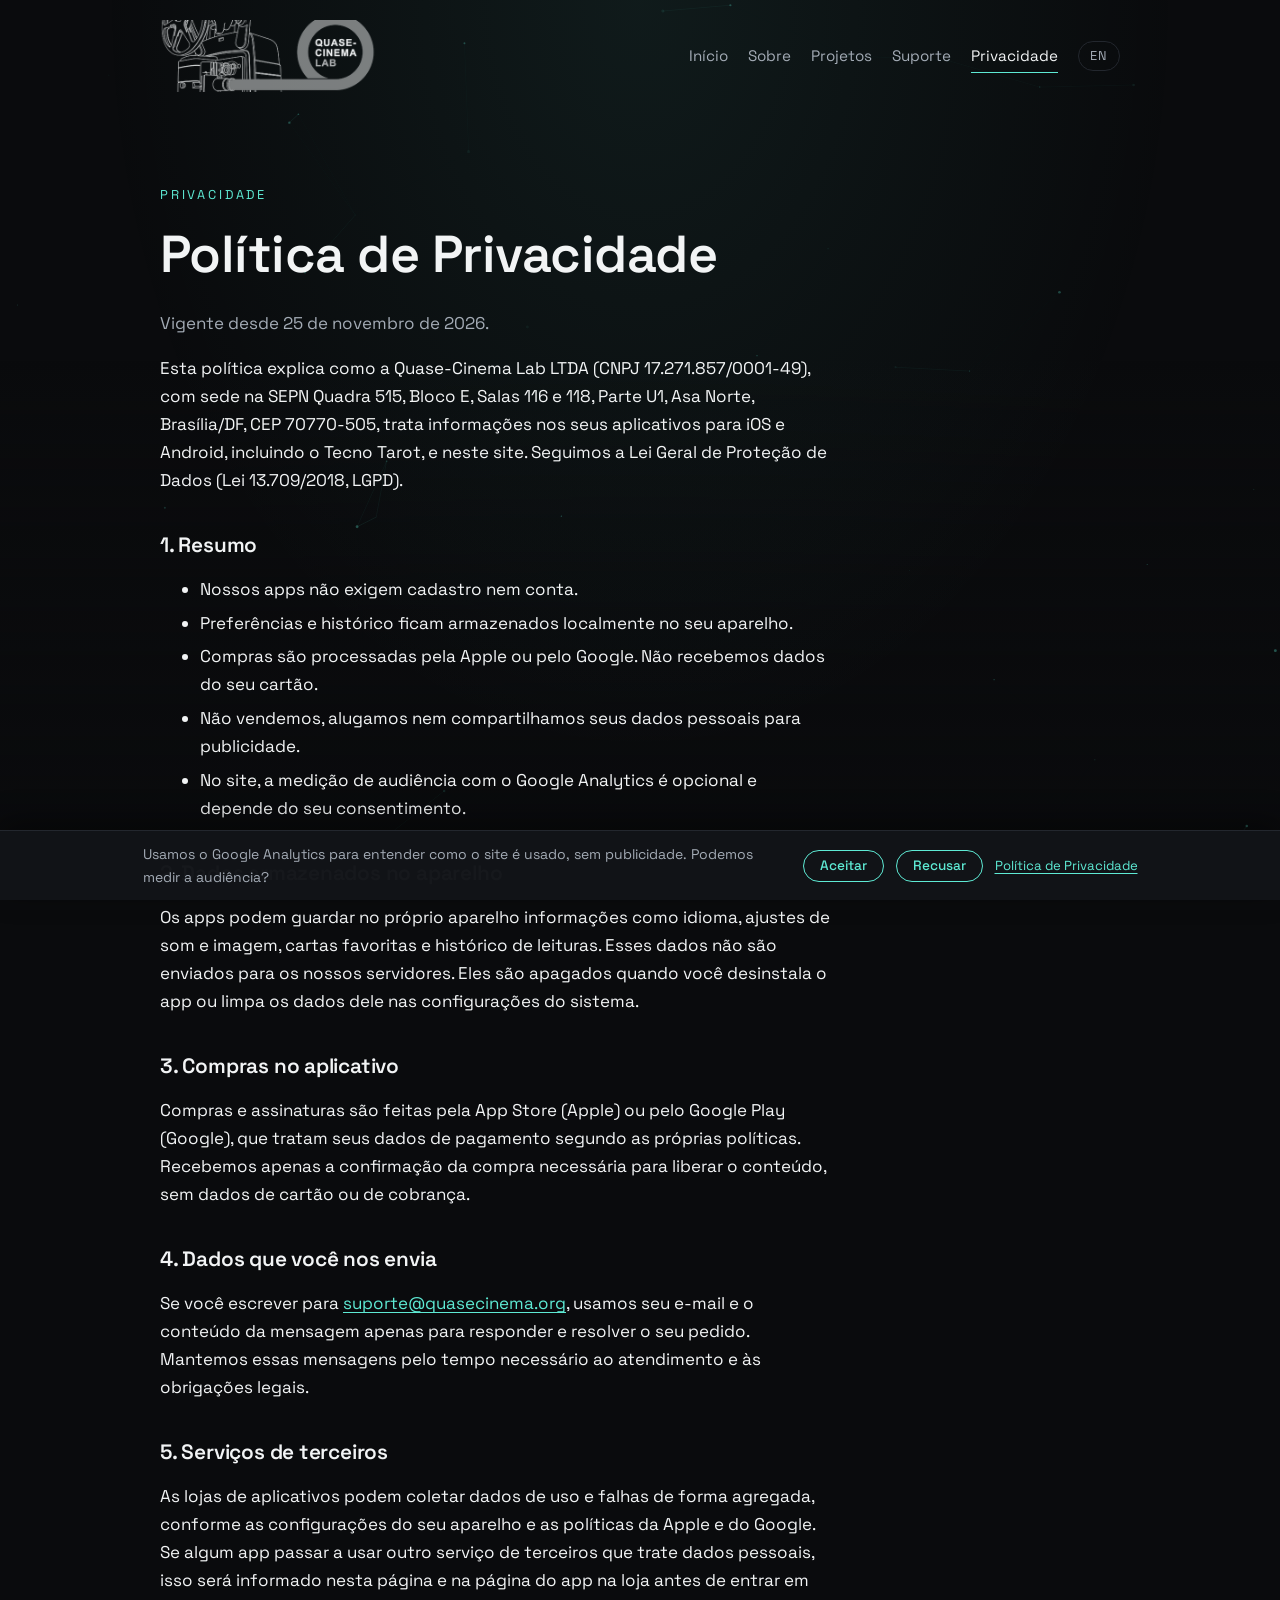
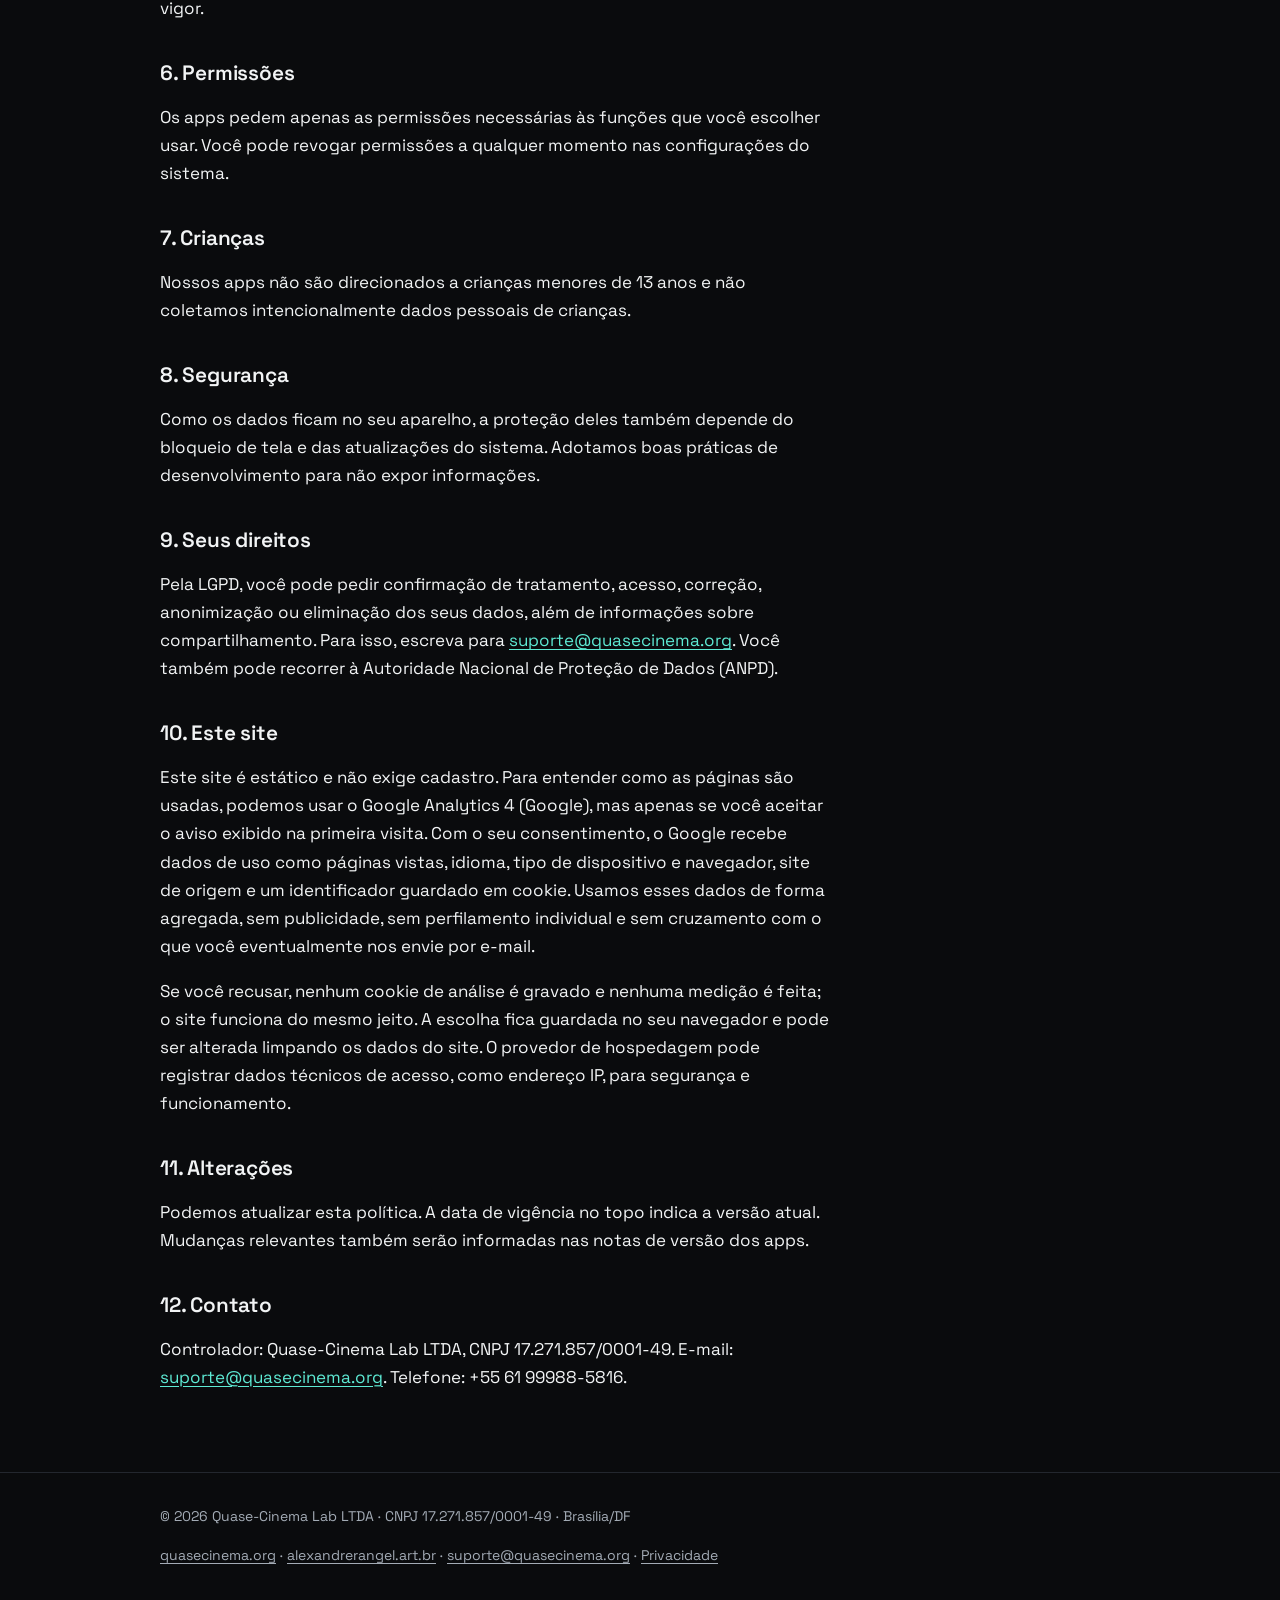
<file: privacidade.html>
<!doctype html>
<html lang="pt-BR" data-title-pt="Política de Privacidade | Quase-Cinema Lab" data-title-en="Privacy Policy | Quase-Cinema Lab" data-desc-pt="Política de Privacidade dos apps da Quase-Cinema Lab para iOS e Android: dados locais, compras pelas lojas, sem venda de dados." data-desc-en="Privacy Policy for Quase-Cinema Lab iOS and Android apps: local data, store purchases, no selling of data.">
<head>
  <meta charset="utf-8">
  <meta name="viewport" content="width=device-width, initial-scale=1">
  <title>Política de Privacidade | Quase-Cinema Lab</title>
  <meta name="description" content="Política de Privacidade dos apps da Quase-Cinema Lab para iOS e Android: dados locais, compras pelas lojas, sem venda de dados.">
  <meta name="theme-color" content="#0a0b0d">
  <meta property="og:title" content="Política de Privacidade | Quase-Cinema Lab">
  <meta property="og:description" content="Política de Privacidade dos apps da Quase-Cinema Lab para iOS e Android: dados locais, compras pelas lojas, sem venda de dados.">
  <link rel="canonical" href="https://quasecinema.org/privacidade.html">
  <meta property="og:url" content="https://quasecinema.org/privacidade.html">
  <meta property="og:type" content="website">
  <link rel="icon" href="assets/favicon.png" type="image/png">
  <link rel="apple-touch-icon" href="assets/apple-touch-icon.png">
  <link rel="stylesheet" href="css/site.css">
  <script>if(/[?&]lang=en(&|$)/.test(location.search)){document.documentElement.classList.add('en');document.documentElement.lang='en';}</script>
  <script src="js/site.js" defer></script>
  <script src="js/analytics.js" defer></script>
  <meta property="og:site_name" content="Quase-Cinema Lab">
  <meta property="og:locale" content="pt_BR">
  <meta property="og:locale:alternate" content="en_US">
  <meta property="og:image" content="https://quasecinema.org/assets/og-image.png">
  <meta property="og:image:width" content="1200">
  <meta property="og:image:height" content="630">
  <meta property="og:image:alt" content="Quase-Cinema Lab — Arte e Tecnologia, desde 2007">
  <meta name="twitter:card" content="summary_large_image">
  <meta name="twitter:title" content="Política de Privacidade | Quase-Cinema Lab">
  <meta name="twitter:description" content="Política de Privacidade dos apps da Quase-Cinema Lab para iOS e Android: dados locais, compras pelas lojas, sem venda de dados.">
  <meta name="twitter:image" content="https://quasecinema.org/assets/og-image.png">
  <link rel="alternate" hreflang="pt-BR" href="https://quasecinema.org/privacidade.html">
  <link rel="alternate" hreflang="en" href="https://quasecinema.org/privacidade.html?lang=en">
  <link rel="alternate" hreflang="x-default" href="https://quasecinema.org/privacidade.html">
  <script type="application/ld+json">
{
  "@context": "https://schema.org",
  "@graph": [
    {
      "@type": "Organization",
      "@id": "https://quasecinema.org/#org",
      "name": "Quase-Cinema Lab",
      "legalName": "QUASE CINEMA LAB LTDA",
      "url": "https://quasecinema.org/",
      "logo": {
        "@type": "ImageObject",
        "url": "https://quasecinema.org/assets/logo-header-dark.png",
        "width": 480,
        "height": 160
      },
      "image": "https://quasecinema.org/assets/og-image.png",
      "foundingDate": "2007",
      "email": "rangel@quasecinema.org",
      "address": {
        "@type": "PostalAddress",
        "streetAddress": "SEPN Quadra 515, Bloco E, Salas 116 e 118, Parte U1, Asa Norte",
        "addressLocality": "Brasília",
        "addressRegion": "DF",
        "postalCode": "70770-505",
        "addressCountry": "BR"
      },
      "areaServed": {
        "@type": "Country",
        "name": "Brasil"
      },
      "knowsAbout": [
        "desenvolvimento de software",
        "programação de software audiovisual",
        "video mapping",
        "instalações interativas",
        "live coding",
        "aplicativos iOS e Android",
        "pesquisa e desenvolvimento",
        "conteúdo multimídia"
      ],
      "founder": {
        "@id": "https://quasecinema.org/#alexandre"
      },
      "sameAs": [
        "https://alexandrerangel.art.br/"
      ]
    },
    {
      "@type": "Person",
      "@id": "https://quasecinema.org/#alexandre",
      "name": "Alexandre Rangel",
      "jobTitle": "Artista multimídia e desenvolvedor de software",
      "url": "https://alexandrerangel.art.br/",
      "sameAs": [
        "https://alexandrerangel.art.br/bio.html"
      ]
    },
    {
      "@type": "WebSite",
      "@id": "https://quasecinema.org/#site",
      "url": "https://quasecinema.org/",
      "name": "Quase-Cinema Lab",
      "publisher": {
        "@id": "https://quasecinema.org/#org"
      },
      "inLanguage": [
        "pt-BR",
        "en"
      ]
    },
    {
      "@type": "WebPage",
      "@id": "https://quasecinema.org/privacidade.html",
      "url": "https://quasecinema.org/privacidade.html",
      "name": "Política de Privacidade | Quase-Cinema Lab",
      "inLanguage": "pt-BR",
      "isPartOf": {
        "@id": "https://quasecinema.org/#site"
      },
      "about": {
        "@id": "https://quasecinema.org/#org"
      }
    }
  ]
}
  </script>
</head>
<body>
  <a class="skip" href="#main"><span data-l="pt">Pular para o conteúdo</span><span data-l="en">Skip to content</span></a>
  <canvas id="bg" aria-hidden="true"></canvas>
  <header class="site-header">
    <div class="wrap">
      <a class="brand" href="index.html"><img src="assets/logo-header-dark.png" alt="Quase-Cinema Lab" width="480" height="160"></a>
      <nav class="nav" aria-label="Principal / Main">
        <a href="index.html"><span data-l="pt">Início</span><span data-l="en">Home</span></a>
        <a href="sobre.html"><span data-l="pt">Sobre</span><span data-l="en">About</span></a>
        <a href="trabalhos.html"><span data-l="pt">Projetos</span><span data-l="en">Projects</span></a>
        <a href="suporte.html"><span data-l="pt">Suporte</span><span data-l="en">Support</span></a>
        <a href="privacidade.html" aria-current="page"><span data-l="pt">Privacidade</span><span data-l="en">Privacy</span></a>
        <a class="lang" href="?lang=en" data-lang-switch><span data-l="pt" aria-label="Switch to English">EN</span><span data-l="en" aria-label="Mudar para português">PT</span></a>
      </nav>
    </div>
  </header>
  <main id="main" class="page">
    <div class="wrap">
      <p class="eyebrow reveal"><span data-l="pt">Privacidade</span><span data-l="en">Privacy</span></p>
      <h1 class="reveal d1"><span data-l="pt">Política de Privacidade</span><span data-l="en">Privacy Policy</span></h1>
      <div data-l="pt" class="legal">
        <p class="muted">Vigente desde 25 de novembro de 2026.</p>
        <p>Esta política explica como a Quase-Cinema Lab LTDA (CNPJ 17.271.857/0001-49), com sede na SEPN Quadra 515, Bloco E, Salas 116 e 118, Parte U1, Asa Norte, Brasília/DF, CEP 70770-505, trata informações nos seus aplicativos para iOS e Android, incluindo o Tecno Tarot, e neste site. Seguimos a Lei Geral de Proteção de Dados (Lei 13.709/2018, LGPD).</p>

        <h2>1. Resumo</h2>
        <ul>
          <li>Nossos apps não exigem cadastro nem conta.</li>
          <li>Preferências e histórico ficam armazenados localmente no seu aparelho.</li>
          <li>Compras são processadas pela Apple ou pelo Google. Não recebemos dados do seu cartão.</li>
          <li>Não vendemos, alugamos nem compartilhamos seus dados pessoais para publicidade.</li>
          <li>No site, a medição de audiência com o Google Analytics é opcional e depende do seu consentimento.</li>
        </ul>

        <h2>2. Dados armazenados no aparelho</h2>
        <p>Os apps podem guardar no próprio aparelho informações como idioma, ajustes de som e imagem, cartas favoritas e histórico de leituras. Esses dados não são enviados para os nossos servidores. Eles são apagados quando você desinstala o app ou limpa os dados dele nas configurações do sistema.</p>

        <h2>3. Compras no aplicativo</h2>
        <p>Compras e assinaturas são feitas pela App Store (Apple) ou pelo Google Play (Google), que tratam seus dados de pagamento segundo as próprias políticas. Recebemos apenas a confirmação da compra necessária para liberar o conteúdo, sem dados de cartão ou de cobrança.</p>

        <h2>4. Dados que você nos envia</h2>
        <p>Se você escrever para <a href="mailto:suporte@quasecinema.org">suporte@quasecinema.org</a>, usamos seu e-mail e o conteúdo da mensagem apenas para responder e resolver o seu pedido. Mantemos essas mensagens pelo tempo necessário ao atendimento e às obrigações legais.</p>

        <h2>5. Serviços de terceiros</h2>
        <p>As lojas de aplicativos podem coletar dados de uso e falhas de forma agregada, conforme as configurações do seu aparelho e as políticas da Apple e do Google. Se algum app passar a usar outro serviço de terceiros que trate dados pessoais, isso será informado nesta página e na página do app na loja antes de entrar em vigor.</p>

        <h2>6. Permissões</h2>
        <p>Os apps pedem apenas as permissões necessárias às funções que você escolher usar. Você pode revogar permissões a qualquer momento nas configurações do sistema.</p>

        <h2>7. Crianças</h2>
        <p>Nossos apps não são direcionados a crianças menores de 13 anos e não coletamos intencionalmente dados pessoais de crianças.</p>

        <h2>8. Segurança</h2>
        <p>Como os dados ficam no seu aparelho, a proteção deles também depende do bloqueio de tela e das atualizações do sistema. Adotamos boas práticas de desenvolvimento para não expor informações.</p>

        <h2>9. Seus direitos</h2>
        <p>Pela LGPD, você pode pedir confirmação de tratamento, acesso, correção, anonimização ou eliminação dos seus dados, além de informações sobre compartilhamento. Para isso, escreva para <a href="mailto:suporte@quasecinema.org">suporte@quasecinema.org</a>. Você também pode recorrer à Autoridade Nacional de Proteção de Dados (ANPD).</p>

        <h2>10. Este site</h2>
        <p>Este site é estático e não exige cadastro. Para entender como as páginas são usadas, podemos usar o Google Analytics 4 (Google), mas apenas se você aceitar o aviso exibido na primeira visita. Com o seu consentimento, o Google recebe dados de uso como páginas vistas, idioma, tipo de dispositivo e navegador, site de origem e um identificador guardado em cookie. Usamos esses dados de forma agregada, sem publicidade, sem perfilamento individual e sem cruzamento com o que você eventualmente nos envie por e-mail.</p>
        <p>Se você recusar, nenhum cookie de análise é gravado e nenhuma medição é feita; o site funciona do mesmo jeito. A escolha fica guardada no seu navegador e pode ser alterada limpando os dados do site. O provedor de hospedagem pode registrar dados técnicos de acesso, como endereço IP, para segurança e funcionamento.</p>

        <h2>11. Alterações</h2>
        <p>Podemos atualizar esta política. A data de vigência no topo indica a versão atual. Mudanças relevantes também serão informadas nas notas de versão dos apps.</p>

        <h2>12. Contato</h2>
        <p>Controlador: Quase-Cinema Lab LTDA, CNPJ 17.271.857/0001-49. E-mail: <a href="mailto:suporte@quasecinema.org">suporte@quasecinema.org</a>. Telefone: +55 61 99988-5816.</p>
      </div>
      <div data-l="en" class="legal">
<p class="muted">Effective November 25, 2026.</p>
        <p>This policy explains how Quase-Cinema Lab LTDA (CNPJ 17.271.857/0001-49), located at SEPN Quadra 515, Bloco E, Salas 116 e 118, Parte U1, Asa Norte, Brasília/DF, CEP 70770-505, Brazil, handles information in its iOS and Android apps, including Tecno Tarot, and on this website. We follow the Brazilian General Data Protection Law (Law 13.709/2018, LGPD).</p>

        <h2>1. Summary</h2>
        <ul>
          <li>Our apps do not require sign up or an account.</li>
          <li>Preferences and history are stored locally on your device.</li>
          <li>Purchases are processed by Apple or Google. We never receive your card details.</li>
          <li>We do not sell, rent or share your personal data for advertising.</li>
          <li>On the website, audience measurement with Google Analytics is optional and depends on your consent.</li>
        </ul>

        <h2>2. Data stored on your device</h2>
        <p>The apps may store on your device information such as language, sound and display settings, favorite cards and reading history. This data is not sent to our servers. It is deleted when you uninstall the app or clear its data in your system settings.</p>

        <h2>3. In app purchases</h2>
        <p>Purchases and subscriptions are made through the App Store (Apple) or Google Play (Google), which handle your payment data under their own policies. We only receive the purchase confirmation needed to unlock content, with no card or billing details.</p>

        <h2>4. Data you send us</h2>
        <p>If you write to <a href="mailto:suporte@quasecinema.org">suporte@quasecinema.org</a>, we use your email address and message only to reply and resolve your request. We keep these messages for as long as needed to help you and to meet legal obligations.</p>

        <h2>5. Third party services</h2>
        <p>App stores may collect aggregated usage and crash data, according to your device settings and the Apple and Google policies. If an app starts using another third party service that processes personal data, we will disclose it on this page and on the app store listing before it takes effect.</p>

        <h2>6. Permissions</h2>
        <p>The apps only request permissions needed for features you choose to use. You can revoke permissions at any time in your system settings.</p>

        <h2>7. Children</h2>
        <p>Our apps are not directed to children under 13, and we do not knowingly collect personal data from children.</p>

        <h2>8. Security</h2>
        <p>Because data stays on your device, its protection also depends on your screen lock and system updates. We follow good development practices to avoid exposing information.</p>

        <h2>9. Your rights</h2>
        <p>Under the LGPD you may request confirmation of processing, access, correction, anonymization or deletion of your data, and information about sharing. To do so, write to <a href="mailto:suporte@quasecinema.org">suporte@quasecinema.org</a>. You may also contact the Brazilian Data Protection Authority (ANPD).</p>

        <h2>10. This website</h2>
        <p>This website is static and requires no sign up. To understand how pages are used, we may use Google Analytics 4 (Google), but only if you accept the notice shown on your first visit. With your consent, Google receives usage data such as pages viewed, language, device and browser type, referring site and an identifier stored in a cookie. We use it in aggregate, with no advertising, no individual profiling and no combination with anything you send us by email.</p>
        <p>If you decline, no analytics cookie is set and no measurement is taken; the site works exactly the same. Your choice is stored in your browser and can be changed by clearing the site data. The hosting provider may log technical access data, such as IP address, for security and operation.</p>

        <h2>11. Changes</h2>
        <p>We may update this policy. The effective date at the top shows the current version. Relevant changes will also be noted in the app release notes.</p>

        <h2>12. Contact</h2>
        <p>Controller: Quase-Cinema Lab LTDA, CNPJ 17.271.857/0001-49. Email: <a href="mailto:suporte@quasecinema.org">suporte@quasecinema.org</a>. Phone: +55 61 99988-5816.</p>
      </div>
    </div>
  </main>
  <footer class="site-footer">
    <div class="wrap">
      <p>&copy; <span data-year>2026</span> Quase-Cinema Lab LTDA &middot; CNPJ 17.271.857/0001-49 &middot; Brasília/DF</p>
      <p><a href="https://quasecinema.org">quasecinema.org</a> &middot; <a href="https://alexandrerangel.art.br" target="_blank" rel="noopener">alexandrerangel.art.br</a> &middot; <a href="mailto:suporte@quasecinema.org">suporte@quasecinema.org</a> &middot; <a href="privacidade.html"><span data-l="pt">Privacidade</span><span data-l="en">Privacy</span></a></p>
    </div>
  </footer>
</body>
</html>
</file>
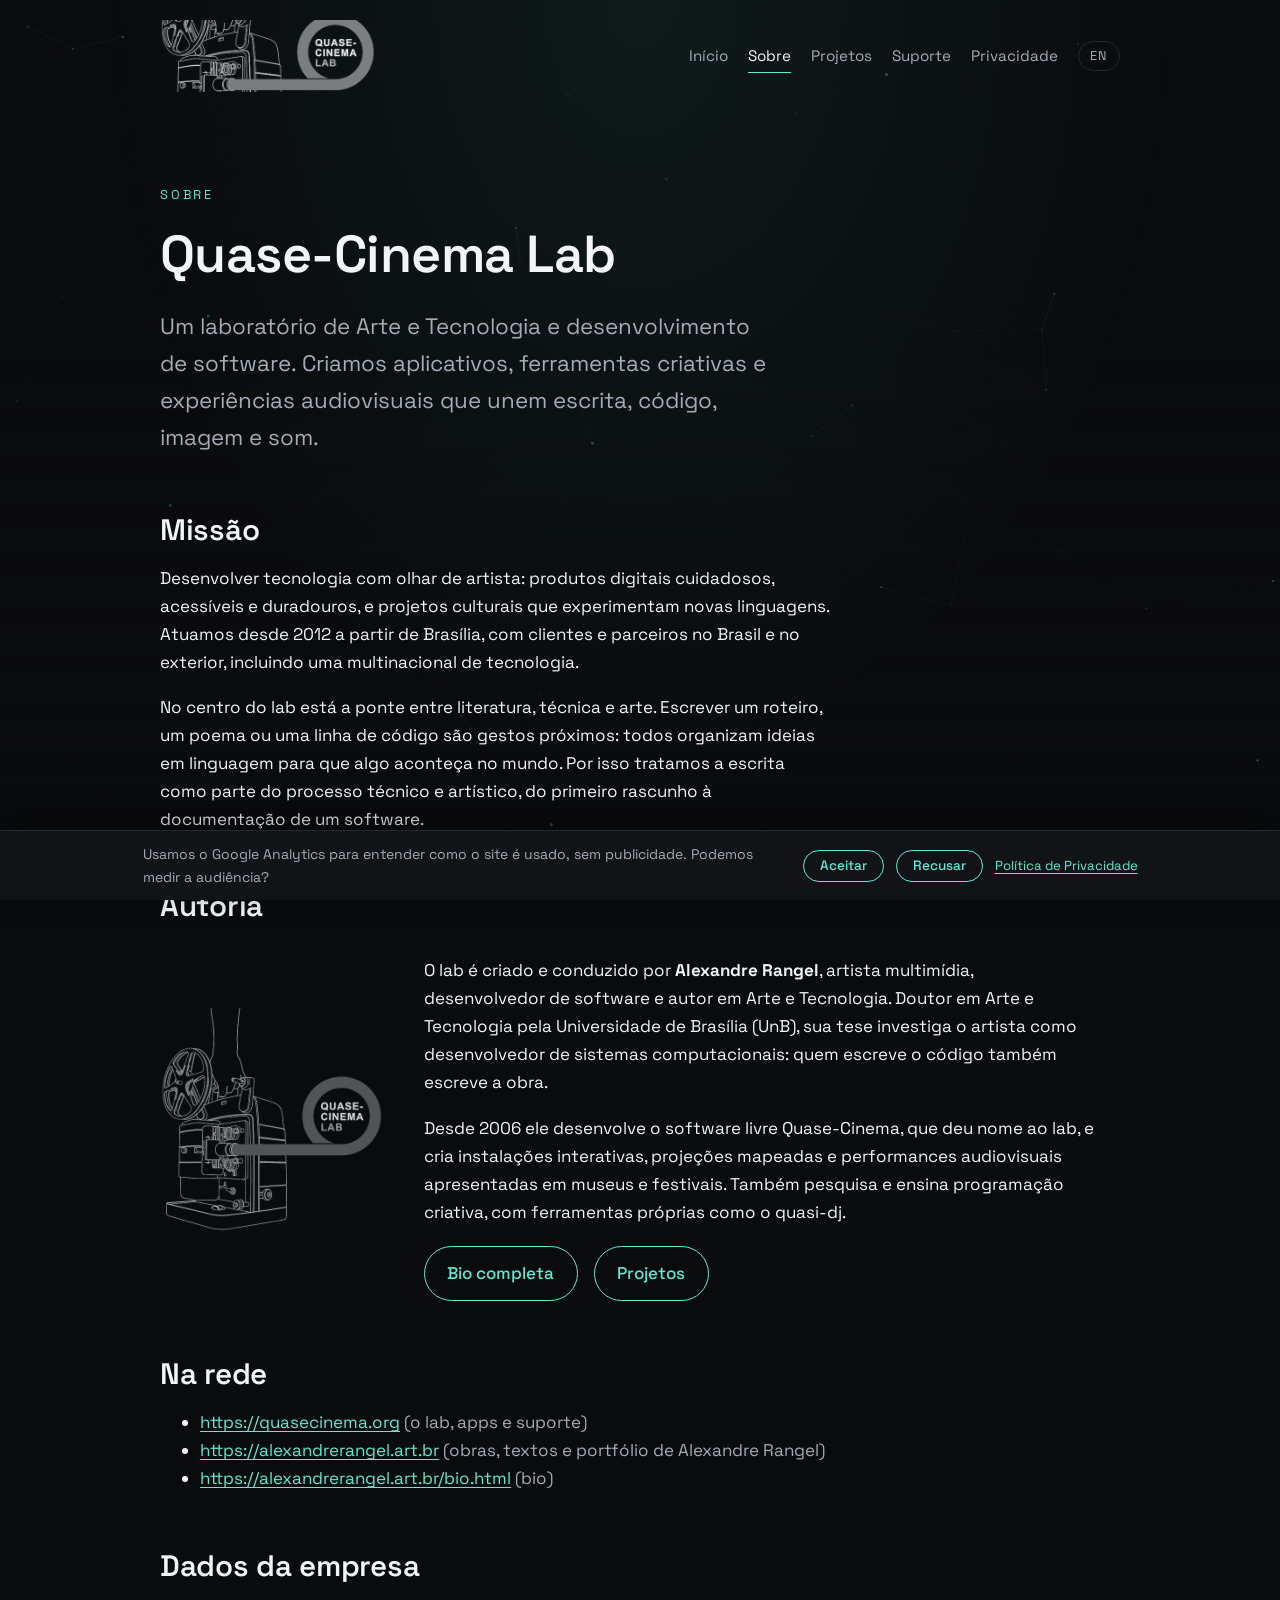
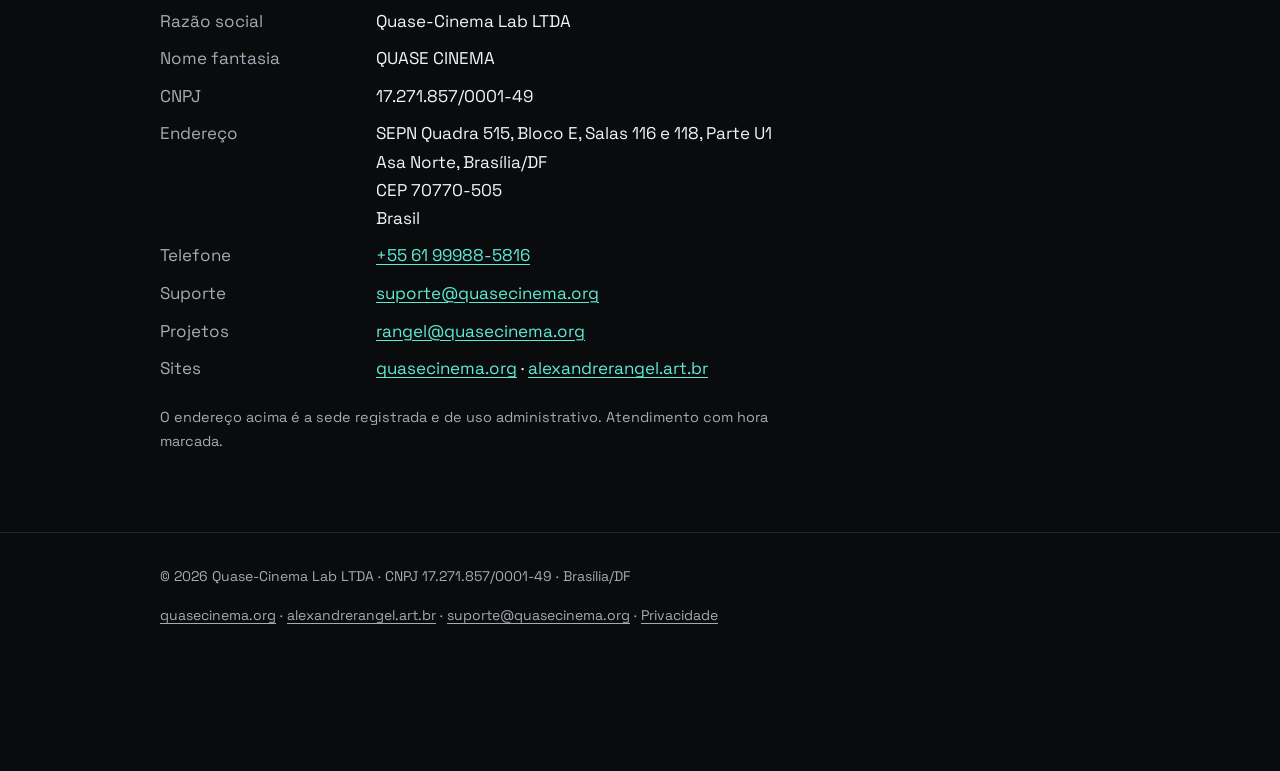
<file: sobre.html>
<!doctype html>
<html lang="pt-BR" data-title-pt="Sobre | Quase-Cinema Lab" data-title-en="About | Quase-Cinema Lab" data-desc-pt="Sobre a Quase-Cinema Lab LTDA: laboratório de Arte e Tecnologia e desenvolvimento de software em Brasília/DF." data-desc-en="About Quase-Cinema Lab LTDA: Art and Technology and software development lab in Brasília, Brazil.">
<head>
  <meta charset="utf-8">
  <meta name="viewport" content="width=device-width, initial-scale=1">
  <title>Sobre | Quase-Cinema Lab</title>
  <meta name="description" content="Sobre a Quase-Cinema Lab LTDA: laboratório de Arte e Tecnologia e desenvolvimento de software em Brasília/DF.">
  <meta name="theme-color" content="#0a0b0d">
  <meta property="og:title" content="Sobre | Quase-Cinema Lab">
  <meta property="og:description" content="Sobre a Quase-Cinema Lab LTDA: laboratório de Arte e Tecnologia e desenvolvimento de software em Brasília/DF.">
  <link rel="canonical" href="https://quasecinema.org/sobre.html">
  <meta property="og:url" content="https://quasecinema.org/sobre.html">
  <meta property="og:type" content="website">
  <link rel="icon" href="assets/favicon.png" type="image/png">
  <link rel="apple-touch-icon" href="assets/apple-touch-icon.png">
  <link rel="stylesheet" href="css/site.css">
  <script>if(/[?&]lang=en(&|$)/.test(location.search)){document.documentElement.classList.add('en');document.documentElement.lang='en';}</script>
  <script src="js/site.js" defer></script>
  <script src="js/analytics.js" defer></script>
  <meta property="og:site_name" content="Quase-Cinema Lab">
  <meta property="og:locale" content="pt_BR">
  <meta property="og:locale:alternate" content="en_US">
  <meta property="og:image" content="https://quasecinema.org/assets/og-image.png">
  <meta property="og:image:width" content="1200">
  <meta property="og:image:height" content="630">
  <meta property="og:image:alt" content="Quase-Cinema Lab — Arte e Tecnologia, desde 2007">
  <meta name="twitter:card" content="summary_large_image">
  <meta name="twitter:title" content="Sobre | Quase-Cinema Lab">
  <meta name="twitter:description" content="Sobre a Quase-Cinema Lab LTDA: laboratório de Arte e Tecnologia e desenvolvimento de software em Brasília/DF.">
  <meta name="twitter:image" content="https://quasecinema.org/assets/og-image.png">
  <link rel="alternate" hreflang="pt-BR" href="https://quasecinema.org/sobre.html">
  <link rel="alternate" hreflang="en" href="https://quasecinema.org/sobre.html?lang=en">
  <link rel="alternate" hreflang="x-default" href="https://quasecinema.org/sobre.html">
  <script type="application/ld+json">
{
  "@context": "https://schema.org",
  "@graph": [
    {
      "@type": "Organization",
      "@id": "https://quasecinema.org/#org",
      "name": "Quase-Cinema Lab",
      "legalName": "QUASE CINEMA LAB LTDA",
      "url": "https://quasecinema.org/",
      "logo": {
        "@type": "ImageObject",
        "url": "https://quasecinema.org/assets/logo-header-dark.png",
        "width": 480,
        "height": 160
      },
      "image": "https://quasecinema.org/assets/og-image.png",
      "foundingDate": "2007",
      "email": "rangel@quasecinema.org",
      "address": {
        "@type": "PostalAddress",
        "streetAddress": "SEPN Quadra 515, Bloco E, Salas 116 e 118, Parte U1, Asa Norte",
        "addressLocality": "Brasília",
        "addressRegion": "DF",
        "postalCode": "70770-505",
        "addressCountry": "BR"
      },
      "areaServed": {
        "@type": "Country",
        "name": "Brasil"
      },
      "knowsAbout": [
        "desenvolvimento de software",
        "programação de software audiovisual",
        "video mapping",
        "instalações interativas",
        "live coding",
        "aplicativos iOS e Android",
        "pesquisa e desenvolvimento",
        "conteúdo multimídia"
      ],
      "founder": {
        "@id": "https://quasecinema.org/#alexandre"
      },
      "sameAs": [
        "https://alexandrerangel.art.br/"
      ]
    },
    {
      "@type": "Person",
      "@id": "https://quasecinema.org/#alexandre",
      "name": "Alexandre Rangel",
      "jobTitle": "Artista multimídia e desenvolvedor de software",
      "url": "https://alexandrerangel.art.br/",
      "sameAs": [
        "https://alexandrerangel.art.br/bio.html"
      ]
    },
    {
      "@type": "WebSite",
      "@id": "https://quasecinema.org/#site",
      "url": "https://quasecinema.org/",
      "name": "Quase-Cinema Lab",
      "publisher": {
        "@id": "https://quasecinema.org/#org"
      },
      "inLanguage": [
        "pt-BR",
        "en"
      ]
    },
    {
      "@type": "AboutPage",
      "@id": "https://quasecinema.org/sobre.html",
      "url": "https://quasecinema.org/sobre.html",
      "name": "Sobre | Quase-Cinema Lab",
      "inLanguage": "pt-BR",
      "isPartOf": {
        "@id": "https://quasecinema.org/#site"
      },
      "about": {
        "@id": "https://quasecinema.org/#org"
      }
    }
  ]
}
  </script>
</head>
<body>
  <a class="skip" href="#main"><span data-l="pt">Pular para o conteúdo</span><span data-l="en">Skip to content</span></a>
  <canvas id="bg" aria-hidden="true"></canvas>
  <header class="site-header">
    <div class="wrap">
      <a class="brand" href="index.html"><img src="assets/logo-header-dark.png" alt="Quase-Cinema Lab" width="480" height="160"></a>
      <nav class="nav" aria-label="Principal / Main">
        <a href="index.html"><span data-l="pt">Início</span><span data-l="en">Home</span></a>
        <a href="sobre.html" aria-current="page"><span data-l="pt">Sobre</span><span data-l="en">About</span></a>
        <a href="trabalhos.html"><span data-l="pt">Projetos</span><span data-l="en">Projects</span></a>
        <a href="suporte.html"><span data-l="pt">Suporte</span><span data-l="en">Support</span></a>
        <a href="privacidade.html"><span data-l="pt">Privacidade</span><span data-l="en">Privacy</span></a>
        <a class="lang" href="?lang=en" data-lang-switch><span data-l="pt" aria-label="Switch to English">EN</span><span data-l="en" aria-label="Mudar para português">PT</span></a>
      </nav>
    </div>
  </header>
  <main id="main" class="page">
    <div class="wrap">
      <p class="eyebrow reveal"><span data-l="pt">Sobre</span><span data-l="en">About</span></p>
      <h1 class="reveal d1">Quase-Cinema Lab</h1>
      <p class="lead reveal d2">
        <span data-l="pt">Um laboratório de Arte e Tecnologia e desenvolvimento de software. Criamos aplicativos, ferramentas criativas e experiências audiovisuais que unem escrita, código, imagem e som.</span>
        <span data-l="en">An Art and Technology and software development lab. We create apps, creative tools and audiovisual experiences that bring together writing, code, image and sound.</span>
      </p>

      <h2><span data-l="pt">Missão</span><span data-l="en">Mission</span></h2>
      <p>
        <span data-l="pt">Desenvolver tecnologia com olhar de artista: produtos digitais cuidadosos, acessíveis e duradouros, e projetos culturais que experimentam novas linguagens. Atuamos desde 2012 a partir de Brasília, com clientes e parceiros no Brasil e no exterior, incluindo uma multinacional de tecnologia.</span>
        <span data-l="en">To build technology with an artist&rsquo;s eye: careful, accessible and long lasting digital products, and cultural projects that explore new languages. We have worked from Brasília since 2012, with clients and partners in Brazil and abroad, including a multinational technology company.</span>
      </p>
      <p>
        <span data-l="pt">No centro do lab está a ponte entre literatura, técnica e arte. Escrever um roteiro, um poema ou uma linha de código são gestos próximos: todos organizam ideias em linguagem para que algo aconteça no mundo. Por isso tratamos a escrita como parte do processo técnico e artístico, do primeiro rascunho à documentação de um software.</span>
        <span data-l="en">At the heart of the lab is the bridge between literature, technique and art. Writing a script, a poem or a line of code are close gestures: each one shapes ideas into language so that something can happen in the world. That is why we treat writing as part of the technical and artistic process, from the first draft to a piece of software&rsquo;s documentation.</span>
      </p>

      <h2><span data-l="pt">Autoria</span><span data-l="en">Authorship</span></h2>
      <div class="author author-page">
        <img class="author-mark" src="assets/logo-mark-dark.png" alt="" width="512" height="512" loading="lazy" decoding="async">
        <div>
          <p>
            <span data-l="pt">O lab é criado e conduzido por <strong>Alexandre Rangel</strong>, artista multimídia, desenvolvedor de software e autor em Arte e Tecnologia. Doutor em Arte e Tecnologia pela Universidade de Brasília (UnB), sua tese investiga o artista como desenvolvedor de sistemas computacionais: quem escreve o código também escreve a obra.</span>
            <span data-l="en">The lab was created and is led by <strong>Alexandre Rangel</strong>, a multimedia artist, software developer and author in Art and Technology. He holds a PhD in Art and Technology from the University of Brasília (UnB); his thesis looks at the artist as a developer of computational systems: whoever writes the code also writes the work.</span>
          </p>
          <p>
            <span data-l="pt">Desde 2006 ele desenvolve o software livre Quase-Cinema, que deu nome ao lab, e cria instalações interativas, projeções mapeadas e performances audiovisuais apresentadas em museus e festivais. Também pesquisa e ensina programação criativa, com ferramentas próprias como o quasi-dj.</span>
            <span data-l="en">Since 2006 he has developed the free software Quase-Cinema, which gave the lab its name, and created interactive installations, projection mapping and audiovisual performances shown in museums and festivals. He also researches and teaches creative coding, with his own tools such as quasi-dj.</span>
          </p>
          <div class="actions">
            <a class="btn" href="https://alexandrerangel.art.br/bio.html" target="_blank" rel="noopener"><span data-l="pt">Bio completa</span><span data-l="en">Full bio</span></a>
            <a class="btn" href="trabalhos.html"><span data-l="pt">Projetos</span><span data-l="en">Projects</span></a>
          </div>
        </div>
      </div>

      <h2><span data-l="pt">Na rede</span><span data-l="en">Online</span></h2>
      <ul>
        <li><a href="https://quasecinema.org">https://quasecinema.org</a> <span class="muted"><span data-l="pt">(o lab, apps e suporte)</span><span data-l="en">(the lab, apps and support)</span></span></li>
        <li><a href="https://alexandrerangel.art.br" target="_blank" rel="noopener">https://alexandrerangel.art.br</a> <span class="muted"><span data-l="pt">(obras, textos e portfólio de Alexandre Rangel)</span><span data-l="en">(Alexandre Rangel&rsquo;s works, writing and portfolio)</span></span></li>
        <li><a href="https://alexandrerangel.art.br/bio.html" target="_blank" rel="noopener">https://alexandrerangel.art.br/bio.html</a> <span class="muted"><span data-l="pt">(bio)</span><span data-l="en">(bio)</span></span></li>
      </ul>

      <h2><span data-l="pt">Dados da empresa</span><span data-l="en">Company details</span></h2>
      <dl class="facts">
        <dt><span data-l="pt">Razão social</span><span data-l="en">Legal name</span></dt>
        <dd>Quase-Cinema Lab LTDA</dd>
        <dt><span data-l="pt">Nome fantasia</span><span data-l="en">Trade name</span></dt>
        <dd>QUASE CINEMA</dd>
        <dt>CNPJ</dt>
        <dd>17.271.857/0001-49</dd>
        <dt><span data-l="pt">Endereço</span><span data-l="en">Address</span></dt>
        <dd><address style="font-style:normal">SEPN Quadra 515, Bloco E, Salas 116 e 118, Parte U1<br>Asa Norte, Brasília/DF<br>CEP 70770-505<br><span data-l="pt">Brasil</span><span data-l="en">Brazil</span></address></dd>
        <dt><span data-l="pt">Telefone</span><span data-l="en">Phone</span></dt>
        <dd><a href="tel:+5561999885816">+55 61 99988-5816</a></dd>
        <dt><span data-l="pt">Suporte</span><span data-l="en">Support</span></dt>
        <dd><a href="mailto:suporte@quasecinema.org">suporte@quasecinema.org</a></dd>
        <dt><span data-l="pt">Projetos</span><span data-l="en">Projects</span></dt>
        <dd><a href="mailto:rangel@quasecinema.org">rangel@quasecinema.org</a></dd>
        <dt>Sites</dt>
        <dd><a href="https://quasecinema.org">quasecinema.org</a> &middot; <a href="https://alexandrerangel.art.br" target="_blank" rel="noopener">alexandrerangel.art.br</a></dd>
      </dl>
      <p class="small muted"><span data-l="pt">O endereço acima é a sede registrada e de uso administrativo. Atendimento com hora marcada.</span><span data-l="en">The address above is the registered, administrative office. Visits by appointment only.</span></p>
    </div>
  </main>
  <footer class="site-footer">
    <div class="wrap">
      <p>&copy; <span data-year>2026</span> Quase-Cinema Lab LTDA &middot; CNPJ 17.271.857/0001-49 &middot; Brasília/DF</p>
      <p><a href="https://quasecinema.org">quasecinema.org</a> &middot; <a href="https://alexandrerangel.art.br" target="_blank" rel="noopener">alexandrerangel.art.br</a> &middot; <a href="mailto:suporte@quasecinema.org">suporte@quasecinema.org</a> &middot; <a href="privacidade.html"><span data-l="pt">Privacidade</span><span data-l="en">Privacy</span></a></p>
    </div>
  </footer>
</body>
</html>
</file>
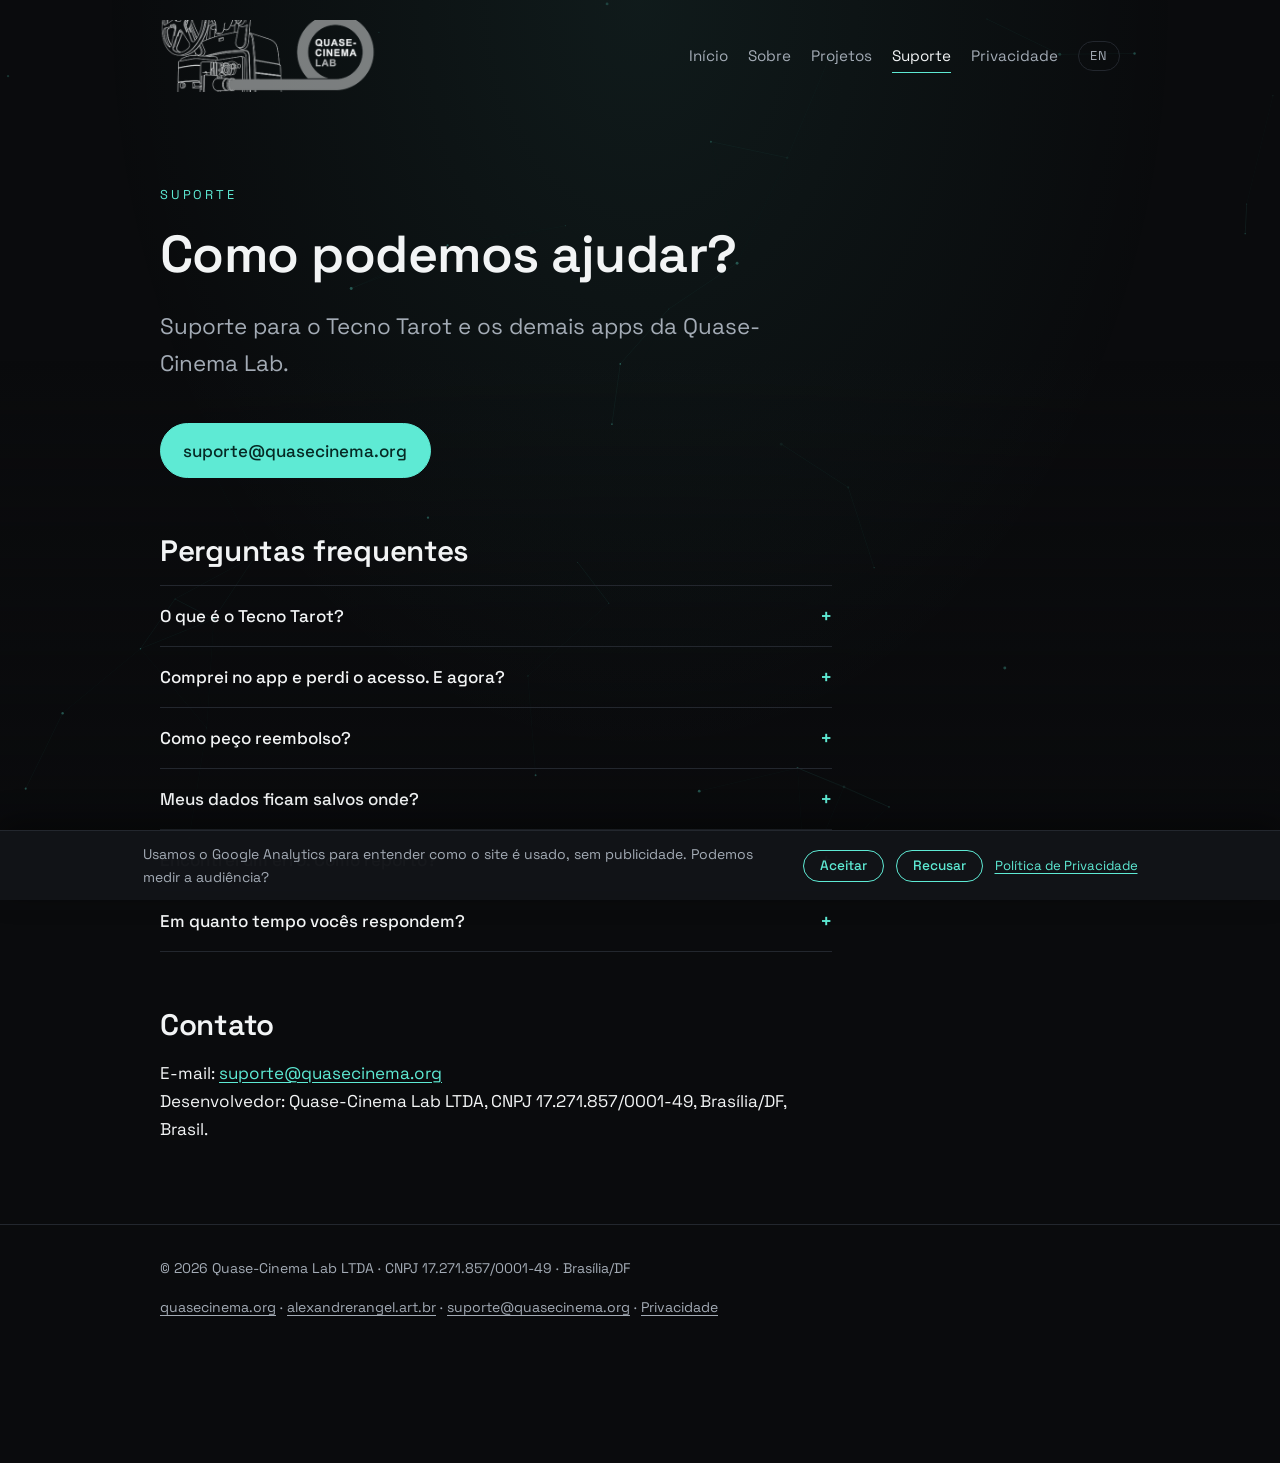
<file: suporte.html>
<!doctype html>
<html lang="pt-BR" data-title-pt="Suporte | Quase-Cinema Lab" data-title-en="Support | Quase-Cinema Lab" data-desc-pt="Suporte aos apps da Quase-Cinema Lab, incluindo o Tecno Tarot. Contato: suporte@quasecinema.org." data-desc-en="Support for Quase-Cinema Lab apps, including Tecno Tarot. Contact: suporte@quasecinema.org.">
<head>
  <meta charset="utf-8">
  <meta name="viewport" content="width=device-width, initial-scale=1">
  <title>Suporte | Quase-Cinema Lab</title>
  <meta name="description" content="Suporte aos apps da Quase-Cinema Lab, incluindo o Tecno Tarot. Contato: suporte@quasecinema.org.">
  <meta name="theme-color" content="#0a0b0d">
  <meta property="og:title" content="Suporte | Quase-Cinema Lab">
  <meta property="og:description" content="Suporte aos apps da Quase-Cinema Lab, incluindo o Tecno Tarot. Contato: suporte@quasecinema.org.">
  <link rel="canonical" href="https://quasecinema.org/suporte.html">
  <meta property="og:url" content="https://quasecinema.org/suporte.html">
  <meta property="og:type" content="website">
  <link rel="icon" href="assets/favicon.png" type="image/png">
  <link rel="apple-touch-icon" href="assets/apple-touch-icon.png">
  <link rel="stylesheet" href="css/site.css">
  <script>if(/[?&]lang=en(&|$)/.test(location.search)){document.documentElement.classList.add('en');document.documentElement.lang='en';}</script>
  <script src="js/site.js" defer></script>
  <script src="js/analytics.js" defer></script>
  <meta property="og:site_name" content="Quase-Cinema Lab">
  <meta property="og:locale" content="pt_BR">
  <meta property="og:locale:alternate" content="en_US">
  <meta property="og:image" content="https://quasecinema.org/assets/og-image.png">
  <meta property="og:image:width" content="1200">
  <meta property="og:image:height" content="630">
  <meta property="og:image:alt" content="Quase-Cinema Lab — Arte e Tecnologia, desde 2007">
  <meta name="twitter:card" content="summary_large_image">
  <meta name="twitter:title" content="Suporte | Quase-Cinema Lab">
  <meta name="twitter:description" content="Suporte aos apps da Quase-Cinema Lab, incluindo o Tecno Tarot. Contato: suporte@quasecinema.org.">
  <meta name="twitter:image" content="https://quasecinema.org/assets/og-image.png">
  <link rel="alternate" hreflang="pt-BR" href="https://quasecinema.org/suporte.html">
  <link rel="alternate" hreflang="en" href="https://quasecinema.org/suporte.html?lang=en">
  <link rel="alternate" hreflang="x-default" href="https://quasecinema.org/suporte.html">
  <script type="application/ld+json">
{
  "@context": "https://schema.org",
  "@graph": [
    {
      "@type": "Organization",
      "@id": "https://quasecinema.org/#org",
      "name": "Quase-Cinema Lab",
      "legalName": "QUASE CINEMA LAB LTDA",
      "url": "https://quasecinema.org/",
      "logo": {
        "@type": "ImageObject",
        "url": "https://quasecinema.org/assets/logo-header-dark.png",
        "width": 480,
        "height": 160
      },
      "image": "https://quasecinema.org/assets/og-image.png",
      "foundingDate": "2007",
      "email": "rangel@quasecinema.org",
      "address": {
        "@type": "PostalAddress",
        "streetAddress": "SEPN Quadra 515, Bloco E, Salas 116 e 118, Parte U1, Asa Norte",
        "addressLocality": "Brasília",
        "addressRegion": "DF",
        "postalCode": "70770-505",
        "addressCountry": "BR"
      },
      "areaServed": {
        "@type": "Country",
        "name": "Brasil"
      },
      "knowsAbout": [
        "desenvolvimento de software",
        "programação de software audiovisual",
        "video mapping",
        "instalações interativas",
        "live coding",
        "aplicativos iOS e Android",
        "pesquisa e desenvolvimento",
        "conteúdo multimídia"
      ],
      "founder": {
        "@id": "https://quasecinema.org/#alexandre"
      },
      "sameAs": [
        "https://alexandrerangel.art.br/"
      ]
    },
    {
      "@type": "Person",
      "@id": "https://quasecinema.org/#alexandre",
      "name": "Alexandre Rangel",
      "jobTitle": "Artista multimídia e desenvolvedor de software",
      "url": "https://alexandrerangel.art.br/",
      "sameAs": [
        "https://alexandrerangel.art.br/bio.html"
      ]
    },
    {
      "@type": "WebSite",
      "@id": "https://quasecinema.org/#site",
      "url": "https://quasecinema.org/",
      "name": "Quase-Cinema Lab",
      "publisher": {
        "@id": "https://quasecinema.org/#org"
      },
      "inLanguage": [
        "pt-BR",
        "en"
      ]
    },
    {
      "@type": "WebPage",
      "@id": "https://quasecinema.org/suporte.html",
      "url": "https://quasecinema.org/suporte.html",
      "name": "Suporte | Quase-Cinema Lab",
      "inLanguage": "pt-BR",
      "isPartOf": {
        "@id": "https://quasecinema.org/#site"
      },
      "about": {
        "@id": "https://quasecinema.org/#org"
      }
    }
  ]
}
  </script>
</head>
<body>
  <a class="skip" href="#main"><span data-l="pt">Pular para o conteúdo</span><span data-l="en">Skip to content</span></a>
  <canvas id="bg" aria-hidden="true"></canvas>
  <header class="site-header">
    <div class="wrap">
      <a class="brand" href="index.html"><img src="assets/logo-header-dark.png" alt="Quase-Cinema Lab" width="480" height="160"></a>
      <nav class="nav" aria-label="Principal / Main">
        <a href="index.html"><span data-l="pt">Início</span><span data-l="en">Home</span></a>
        <a href="sobre.html"><span data-l="pt">Sobre</span><span data-l="en">About</span></a>
        <a href="trabalhos.html"><span data-l="pt">Projetos</span><span data-l="en">Projects</span></a>
        <a href="suporte.html" aria-current="page"><span data-l="pt">Suporte</span><span data-l="en">Support</span></a>
        <a href="privacidade.html"><span data-l="pt">Privacidade</span><span data-l="en">Privacy</span></a>
        <a class="lang" href="?lang=en" data-lang-switch><span data-l="pt" aria-label="Switch to English">EN</span><span data-l="en" aria-label="Mudar para português">PT</span></a>
      </nav>
    </div>
  </header>
  <main id="main" class="page">
    <div class="wrap">
      <p class="eyebrow reveal"><span data-l="pt">Suporte</span><span data-l="en">Support</span></p>
      <h1 class="reveal d1"><span data-l="pt">Como podemos ajudar?</span><span data-l="en">How can we help?</span></h1>
      <p class="lead reveal d2">
        <span data-l="pt">Suporte para o Tecno Tarot e os demais apps da Quase-Cinema Lab.</span>
        <span data-l="en">Support for Tecno Tarot and other Quase-Cinema Lab apps.</span>
      </p>
      <div class="actions reveal d3">
        <a class="btn primary" href="mailto:suporte@quasecinema.org?subject=Suporte">suporte@quasecinema.org</a>
      </div>

      <h2><span data-l="pt">Perguntas frequentes</span><span data-l="en">Frequently asked questions</span></h2>
      <details>
        <summary><span data-l="pt">O que é o Tecno Tarot?</span><span data-l="en">What is Tecno Tarot?</span></summary>
        <p><span data-l="pt">Um app de tarô com cartas ilustradas, animação e música generativa, criado pela Quase-Cinema Lab para iOS e Android.</span><span data-l="en">A tarot app with illustrated cards, animation and generative music, created by Quase-Cinema Lab for iOS and Android.</span></p>
      </details>
      <details>
        <summary><span data-l="pt">Comprei no app e perdi o acesso. E agora?</span><span data-l="en">I bought something in the app and lost access. What now?</span></summary>
        <p><span data-l="pt">Compras são vinculadas à sua conta da App Store ou do Google Play. Entre com a mesma conta usada na compra e use a opção de restaurar compras no app, se disponível. Se não resolver, escreva para nós.</span><span data-l="en">Purchases are tied to your App Store or Google Play account. Sign in with the same account used to buy and use the restore purchases option in the app, if available. If that does not help, write to us.</span></p>
      </details>
      <details>
        <summary><span data-l="pt">Como peço reembolso?</span><span data-l="en">How do I request a refund?</span></summary>
        <p><span data-l="pt">Reembolsos são processados pela loja onde a compra foi feita. Na Apple, use reportaproblem.apple.com. No Google Play, use o histórico de pedidos da sua conta Google. Podemos ajudar a orientar o pedido.</span><span data-l="en">Refunds are handled by the store where you made the purchase. For Apple, use reportaproblem.apple.com. For Google Play, use the order history in your Google account. We are happy to help guide you.</span></p>
      </details>
      <details>
        <summary><span data-l="pt">Meus dados ficam salvos onde?</span><span data-l="en">Where is my data stored?</span></summary>
        <p><span data-l="pt">Preferências e histórico de leituras ficam no seu aparelho. Ao desinstalar o app, esses dados são apagados. Veja a nossa <a href="privacidade.html">Política de Privacidade</a>.</span><span data-l="en">Preferences and reading history stay on your device. Uninstalling the app deletes this data. See our <a href="privacidade.html">Privacy Policy</a>.</span></p>
      </details>
      <details>
        <summary><span data-l="pt">Encontrei um erro. Como reporto?</span><span data-l="en">I found a bug. How do I report it?</span></summary>
        <p><span data-l="pt">Envie um e-mail com o nome do app, a versão, o modelo do aparelho, a versão do sistema e uma descrição do que aconteceu. Uma captura de tela ajuda muito.</span><span data-l="en">Send an email with the app name, version, device model, system version and a short description of what happened. A screenshot helps a lot.</span></p>
      </details>
      <details>
        <summary><span data-l="pt">Em quanto tempo vocês respondem?</span><span data-l="en">How soon will you reply?</span></summary>
        <p><span data-l="pt">Respondemos em até 3 dias úteis, em português ou inglês.</span><span data-l="en">We reply within 3 business days, in Portuguese or English.</span></p>
      </details>

      <h2><span data-l="pt">Contato</span><span data-l="en">Contact</span></h2>
      <p>
        <span data-l="pt">E-mail: <a href="mailto:suporte@quasecinema.org">suporte@quasecinema.org</a><br>Desenvolvedor: Quase-Cinema Lab LTDA, CNPJ 17.271.857/0001-49, Brasília/DF, Brasil.</span>
        <span data-l="en">Email: <a href="mailto:suporte@quasecinema.org">suporte@quasecinema.org</a><br>Developer: Quase-Cinema Lab LTDA, CNPJ 17.271.857/0001-49, Brasília/DF, Brazil.</span>
      </p>
    </div>
  </main>
  <footer class="site-footer">
    <div class="wrap">
      <p>&copy; <span data-year>2026</span> Quase-Cinema Lab LTDA &middot; CNPJ 17.271.857/0001-49 &middot; Brasília/DF</p>
      <p><a href="https://quasecinema.org">quasecinema.org</a> &middot; <a href="https://alexandrerangel.art.br" target="_blank" rel="noopener">alexandrerangel.art.br</a> &middot; <a href="mailto:suporte@quasecinema.org">suporte@quasecinema.org</a> &middot; <a href="privacidade.html"><span data-l="pt">Privacidade</span><span data-l="en">Privacy</span></a></p>
    </div>
  </footer>
</body>
</html>
</file>
<file: css/site.css>
/* Quase-Cinema Lab - site v2 */
/* Tipografia da marca: Space Grotesk (OFL), auto-hospedada, mesma em qualquer SO */
@font-face {
  font-family: "Space Grotesk";
  font-style: normal;
  font-weight: 300 700;
  font-display: swap;
  src: url("../assets/fonts/space-grotesk-latin.woff2") format("woff2");
  unicode-range: U+0000-00FF, U+0131, U+0152-0153, U+02BB-02BC, U+02C6, U+02DA, U+02DC, U+0304, U+0308, U+0329, U+2000-206F, U+20AC, U+2122, U+2191, U+2193, U+2212, U+2215, U+FEFF, U+FFFD;
}
@font-face {
  font-family: "Space Grotesk";
  font-style: normal;
  font-weight: 300 700;
  font-display: swap;
  src: url("../assets/fonts/space-grotesk-latin-ext.woff2") format("woff2");
  unicode-range: U+0100-02BA, U+02BD-02C5, U+02C7-02CC, U+02CE-02D7, U+02DD-02FF, U+0304, U+0308, U+0329, U+1D00-1DBF, U+1E00-1E9F, U+1EF2-1EFF, U+2020, U+20A0-20AB, U+20AD-20C4, U+2113, U+2C60-2C7F, U+A720-A7FF;
}

:root {
  --bg: #0a0b0d;
  --bg-soft: #121418;
  --line: #23272e;
  --text: #f2f4f5;
  --muted: #a3abb5;
  --accent: #5eead4;
  --accent-ink: #062a25;
  --font: "Space Grotesk", "Avenir Next", "Segoe UI", system-ui, -apple-system, Roboto, "Helvetica Neue", Arial, sans-serif;
  --max: 68rem;
  --measure: 42rem;
  --pad: clamp(1.25rem, 5vw, 4rem);
  color-scheme: dark;
}

*, *::before, *::after { box-sizing: border-box; }
html { -webkit-text-size-adjust: 100%; text-size-adjust: 100%; }
body {
  margin: 0;
  min-height: 100vh;
  display: flex;
  flex-direction: column;
  background: var(--bg);
  color: var(--text);
  font-family: var(--font);
  font-size: 1.0625rem;
  line-height: 1.65;
  -webkit-font-smoothing: antialiased;
}

/* i18n: PT default, EN via ?lang=en (class "en" on <html>) */
html:not(.en) [data-l="en"] { display: none !important; }
html.en [data-l="pt"] { display: none !important; }

/* Motion background */
#bg {
  position: fixed;
  inset: 0;
  width: 100%;
  height: 100%;
  z-index: -1;
  pointer-events: none;
  opacity: .55;
}
body::before {
  content: "";
  position: fixed;
  inset: 0;
  z-index: -1;
  pointer-events: none;
  background: radial-gradient(ellipse at 50% 0%, rgba(94, 234, 212, .07), transparent 60%),
              linear-gradient(to bottom, transparent 40%, var(--bg) 100%);
}

a { color: var(--accent); text-underline-offset: .2em; text-decoration-thickness: 1px; }
a:hover { text-decoration-thickness: 2px; }
:focus-visible { outline: 2px solid var(--accent); outline-offset: 3px; border-radius: 4px; }

.skip {
  position: absolute; left: 1rem; top: -4rem;
  background: var(--accent); color: var(--accent-ink);
  padding: .5rem 1rem; border-radius: 6px; font-weight: 600; z-index: 10;
}
.skip:focus { top: 1rem; }

.wrap { width: 100%; max-width: var(--max); margin: 0 auto; padding: 0 var(--pad); }

/* Header */
.site-header { padding: 1.25rem 0; }
.site-header .wrap { display: flex; align-items: center; justify-content: space-between; gap: 1.5rem; flex-wrap: wrap; }
.brand { display: inline-flex; line-height: 0; border-radius: 6px; }
.brand img { height: 4.5rem; width: auto; display: block; }
.nav { display: flex; align-items: center; gap: .25rem 1.25rem; flex-wrap: wrap; }
.nav a { color: var(--muted); text-decoration: none; font-size: .95rem; padding: .25rem 0; }
.nav a:hover, .nav a[aria-current="page"] { color: var(--text); }
.nav a[aria-current="page"] { box-shadow: inset 0 -1px 0 var(--accent); }
.lang {
  border: 1px solid var(--line); border-radius: 999px;
  padding: .2rem .7rem !important; font-size: .8rem !important; letter-spacing: .08em;
}
.lang:hover { border-color: var(--accent); }

/* Main */
main { flex: 1; padding: clamp(2rem, 8vh, 6rem) 0 4rem; }
.hero { min-height: 58vh; display: flex; flex-direction: column; justify-content: center; }
.eyebrow { color: var(--accent); font-size: .8rem; letter-spacing: .22em; text-transform: uppercase; margin: 0 0 1.25rem; }
h1, h2, h3 { line-height: 1.15; font-weight: 600; letter-spacing: -.01em; }
h1 { font-size: clamp(2.4rem, 6.5vw, 4.75rem); margin: 0 0 1.5rem; max-width: 16ch; }
.page h1 { font-size: clamp(2rem, 5vw, 3.25rem); max-width: none; }
h2 { font-size: clamp(1.4rem, 2.6vw, 1.85rem); margin: 3.5rem 0 1rem; }
h3 { font-size: 1.15rem; margin: 2rem 0 .5rem; }
p, ul, ol, dl { max-width: var(--measure); }
.lead { font-size: clamp(1.15rem, 2vw, 1.4rem); color: var(--muted); max-width: 38rem; margin: 0 0 2.5rem; }
.muted { color: var(--muted); }
.small { font-size: .9rem; }

.actions { display: flex; flex-wrap: wrap; gap: .75rem 1rem; }
.btn {
  display: inline-block; padding: .8rem 1.4rem; border-radius: 999px;
  border: 1px solid var(--accent); color: var(--accent); text-decoration: none; font-weight: 500;
  transition: background-color .2s, color .2s;
}
.btn:hover { background: var(--accent); color: var(--accent-ink); }
.btn.primary { background: var(--accent); color: var(--accent-ink); }
.btn.primary:hover { background: var(--accent); color: var(--accent-ink); filter: brightness(.92); }

/* Linha de contato: e-mail visível + copiar */
.mail-hint { display: flex; flex-wrap: wrap; align-items: center; gap: .5rem .75rem; margin: 1rem 0 0; font-size: .95rem; }
.mail-hint .copy {
  font: inherit; font-size: .8rem; cursor: pointer;
  background: none; color: var(--muted); border: 1px solid var(--line); border-radius: 999px;
  padding: .2rem .7rem;
}
.mail-hint .copy:hover { color: var(--accent); border-color: var(--accent); }
.mail-hint .copy[data-copied="1"] { color: var(--accent-ink); background: var(--accent); border-color: var(--accent); }

/* Cards */
.grid { display: grid; grid-template-columns: repeat(auto-fit, minmax(15rem, 1fr)); gap: 1.25rem; margin-top: 1.5rem; }
.card {
  background: rgba(18, 20, 24, .72); border: 1px solid var(--line); border-radius: 16px;
  padding: 1.6rem; backdrop-filter: blur(6px); -webkit-backdrop-filter: blur(6px);
}
.card h3 { margin-top: 0; }
.card p { margin: 0; color: var(--muted); }
.section { padding-top: 2rem; }

.visually-hidden {
  position: absolute !important; width: 1px; height: 1px; padding: 0; margin: -1px;
  overflow: hidden; clip: rect(0 0 0 0); white-space: nowrap; border: 0;
}

/* Portfolio (Trabalhos) */
.works { display: grid; grid-template-columns: repeat(auto-fill, minmax(min(100%, 19rem), 1fr)); gap: 1.5rem; margin-top: 2rem; }
.work {
  display: flex; flex-direction: column; overflow: hidden;
  background: rgba(18, 20, 24, .78); border: 1px solid var(--line); border-radius: 16px;
  transition: border-color .25s, transform .25s;
}
.work:hover { border-color: rgba(94, 234, 212, .45); transform: translateY(-2px); }
.work-media { margin: 0; aspect-ratio: 4 / 3; overflow: hidden; background: var(--bg-soft); }
.work-media img { width: 100%; height: 100%; object-fit: cover; display: block; transition: transform .6s cubic-bezier(.2, .7, .2, 1); }
.work:hover .work-media img { transform: scale(1.03); }
.work-body { padding: 1.25rem 1.4rem 1.5rem; display: flex; flex-direction: column; gap: .5rem; flex: 1; }
.work-body h2, .work-body h3 { font-size: 1.2rem; margin: 0; }
.work-body p { margin: 0; color: var(--muted); font-size: .97rem; }
.work-body .work-meta { color: var(--accent); font-size: .75rem; letter-spacing: .14em; text-transform: uppercase; }
.work-link { margin-top: auto; padding-top: .5rem; font-size: .9rem; }
.page .works { margin-bottom: 1rem; }
.section-cta { margin-top: 1.75rem; }
@media (min-width: 44rem) {
  .work-feature { grid-column: span 2; }
  .work-feature .work-media { aspect-ratio: 16 / 9; }
  .work-feature .work-body h2 { font-size: 1.45rem; }
}

/* Author block */
.author { display: grid; grid-template-columns: minmax(9rem, 14rem) 1fr; gap: 1.5rem 2.5rem; align-items: center; }
.author h2 { margin-top: 0; }
.author-mark { width: 100%; height: auto; opacity: .9; }
.author .actions { margin-top: 1.25rem; }
.author-page { margin-top: 1rem; }

/* Data list (Sobre) */
.facts { display: grid; grid-template-columns: minmax(8rem, 12rem) 1fr; gap: .6rem 1.5rem; margin: 1.5rem 0; }
.facts dt { color: var(--muted); }
.facts dd { margin: 0; }

/* FAQ */
details { border-top: 1px solid var(--line); padding: 1rem 0; max-width: var(--measure); }
details:last-of-type { border-bottom: 1px solid var(--line); }
summary { cursor: pointer; font-weight: 500; list-style: none; padding-right: 2rem; position: relative; }
summary::-webkit-details-marker { display: none; }
summary::after { content: "+"; position: absolute; right: 0; top: 0; color: var(--accent); font-size: 1.25rem; line-height: 1.4; }
details[open] summary::after { content: "\2212"; }
details p { color: var(--muted); margin: .75rem 0 0; }

.legal h2 { font-size: 1.3rem; margin-top: 2.5rem; }
.legal li { margin: .35rem 0; }

/* Footer */
.site-footer { border-top: 1px solid var(--line); padding: 2rem 0 2.5rem; color: var(--muted); font-size: .875rem; }
.site-footer .wrap { display: flex; justify-content: space-between; gap: 1rem 2rem; flex-wrap: wrap; }
.site-footer p { margin: 0; }
.site-footer a { color: var(--muted); }
.site-footer a:hover { color: var(--accent); }

/* Gentle entrance */
.reveal { animation: rise .9s cubic-bezier(.2, .7, .2, 1) both; }
.reveal.d1 { animation-delay: .08s; }
.reveal.d2 { animation-delay: .16s; }
.reveal.d3 { animation-delay: .24s; }
@keyframes rise { from { opacity: 0; transform: translateY(12px); } to { opacity: 1; transform: none; } }

@media (prefers-reduced-motion: reduce) {
  *, *::before, *::after { animation: none !important; transition: none !important; scroll-behavior: auto !important; }
}

@media (max-width: 34rem) {
  .site-header { padding: .9rem 0; }
  .nav { flex-wrap: nowrap; width: 100%; justify-content: space-between; gap: .25rem .4rem; }
  .nav a { padding: .6rem .25rem; font-size: .88rem; }
  .nav .lang { padding: .15rem .55rem !important; }
  .nav a[href="privacidade.html"] { display: none; }
  .facts { grid-template-columns: 1fr; gap: .1rem; }
  .facts dd { margin-bottom: .75rem; }
  .author { grid-template-columns: 1fr; }
  .author-mark { max-width: 10rem; }
  .brand img { height: 3.25rem; }
}

@media print {
  #bg, .nav, .skip { display: none; }
  body { background: #fff; color: #000; }
  a { color: #000; }
}

/* Portfolio polish: clamp description to ~2 lines feel, keep cards even */
.work-body p:not(.work-meta) {
  display: -webkit-box;
  -webkit-line-clamp: 3;
  -webkit-box-orient: vertical;
  overflow: hidden;
}
.work:focus-within { border-color: rgba(94, 234, 212, .55); }
.works-teaser { margin-top: 1.25rem; }
@media (prefers-reduced-motion: reduce) {
  .work:hover { transform: none; }
  .work:hover .work-media img { transform: none; }
}

/* Aviso de consentimento (Google Analytics): barra slim de largura total */
.consent {
  position: fixed;
  left: 0;
  right: 0;
  bottom: 0;
  z-index: 20;
  display: flex;
  flex-wrap: wrap;
  align-items: center;
  justify-content: center;
  gap: .5rem 1.25rem;
  padding: .7rem var(--pad);
  background: rgba(18, 20, 24, .98);
  border-top: 1px solid var(--line);
  box-shadow: 0 -8px 30px rgba(0, 0, 0, .4);
}
.consent-text { margin: 0; font-size: .875rem; color: var(--muted); max-width: 40rem; }
.consent-actions { display: flex; flex-wrap: wrap; align-items: center; gap: .5rem .75rem; }
.consent .btn { padding: .4rem 1rem; font-size: .85rem; cursor: pointer; background: none; font-family: inherit; }
.consent-policy { font-size: .82rem; }
body.consent-open { padding-bottom: 6.5rem; }
@media (max-width: 34rem) {
  .consent { justify-content: flex-start; padding: .75rem 1rem; }
  .consent-text { font-size: .82rem; }
  body.consent-open { padding-bottom: 9rem; }
}

/* Prova visual na primeira dobra (home) */
.proof {
  list-style: none; margin: 2.25rem 0 0; padding: 0;
  display: grid; grid-template-columns: repeat(3, minmax(0, 1fr)); gap: 1rem;
  max-width: 54rem;
}
.proof li { position: relative; margin: 0; border-radius: 12px; overflow: hidden; border: 1px solid var(--line); background: #000; }
.proof img { display: block; width: 100%; height: auto; aspect-ratio: 16 / 10; object-fit: cover; }
.proof span {
  position: absolute; left: .5rem; bottom: .45rem;
  font-size: .68rem; letter-spacing: .12em; text-transform: uppercase;
  color: var(--text); background: rgba(10, 11, 13, .78); padding: .15rem .45rem; border-radius: 4px;
}
@media (max-width: 34rem) {
  .proof { gap: .5rem; }
  .proof span { font-size: .58rem; letter-spacing: .05em; padding: .1rem .3rem; }
}

/* Ações do card de obra: detalhe interno primeiro, link externo secundário */
.work-open {
  margin-top: auto; align-self: flex-start;
  font: inherit; font-size: .9rem; cursor: pointer;
  background: none; color: var(--accent);
  border: 1px solid var(--accent); border-radius: 999px;
  padding: .4rem 1rem;
}
.work-open:hover { background: var(--accent); color: var(--accent-ink); }
.work-body .work-link { margin-top: 0; padding-top: .35rem; font-size: .85rem; color: var(--muted); }
.work-body .work-link:hover { color: var(--accent); }

/* Diálogo de obra */
.obra {
  position: relative;
  width: min(58rem, calc(100% - 2rem));
  max-height: calc(100vh - 3rem);
  padding: 0; border: 1px solid var(--line); border-radius: 18px;
  background: var(--bg-soft); color: var(--text); overflow: auto;
}
.obra::backdrop { background: rgba(4, 6, 8, .8); }
.obra-inner { display: grid; grid-template-columns: 1fr; }
@media (min-width: 48rem) { .obra-inner { grid-template-columns: 1.1fr 1fr; } }
.obra-media { margin: 0; background: #000; aspect-ratio: 4 / 3; }
.obra-media img { display: block; width: 100%; height: 100%; object-fit: contain; }
.obra-body { padding: 1.6rem 1.6rem 1.8rem; display: flex; flex-direction: column; gap: .6rem; }
.obra-body h2 { margin: .2rem 0 0; font-size: clamp(1.3rem, 2.4vw, 1.7rem); }
.obra-body p { margin: 0; color: var(--muted); max-width: none; }
.obra-body .obra-link { align-self: flex-start; margin-top: .6rem; }
.obra-close {
  position: absolute; top: .5rem; right: .5rem; z-index: 2;
  width: 2.25rem; height: 2.25rem; display: grid; place-items: center;
  font: inherit; font-size: 1rem; line-height: 1; cursor: pointer;
  color: var(--text); background: rgba(10, 11, 13, .8);
  border: 1px solid var(--line); border-radius: 999px;
}
.obra-close:hover { border-color: var(--accent); color: var(--accent); }
</file>
